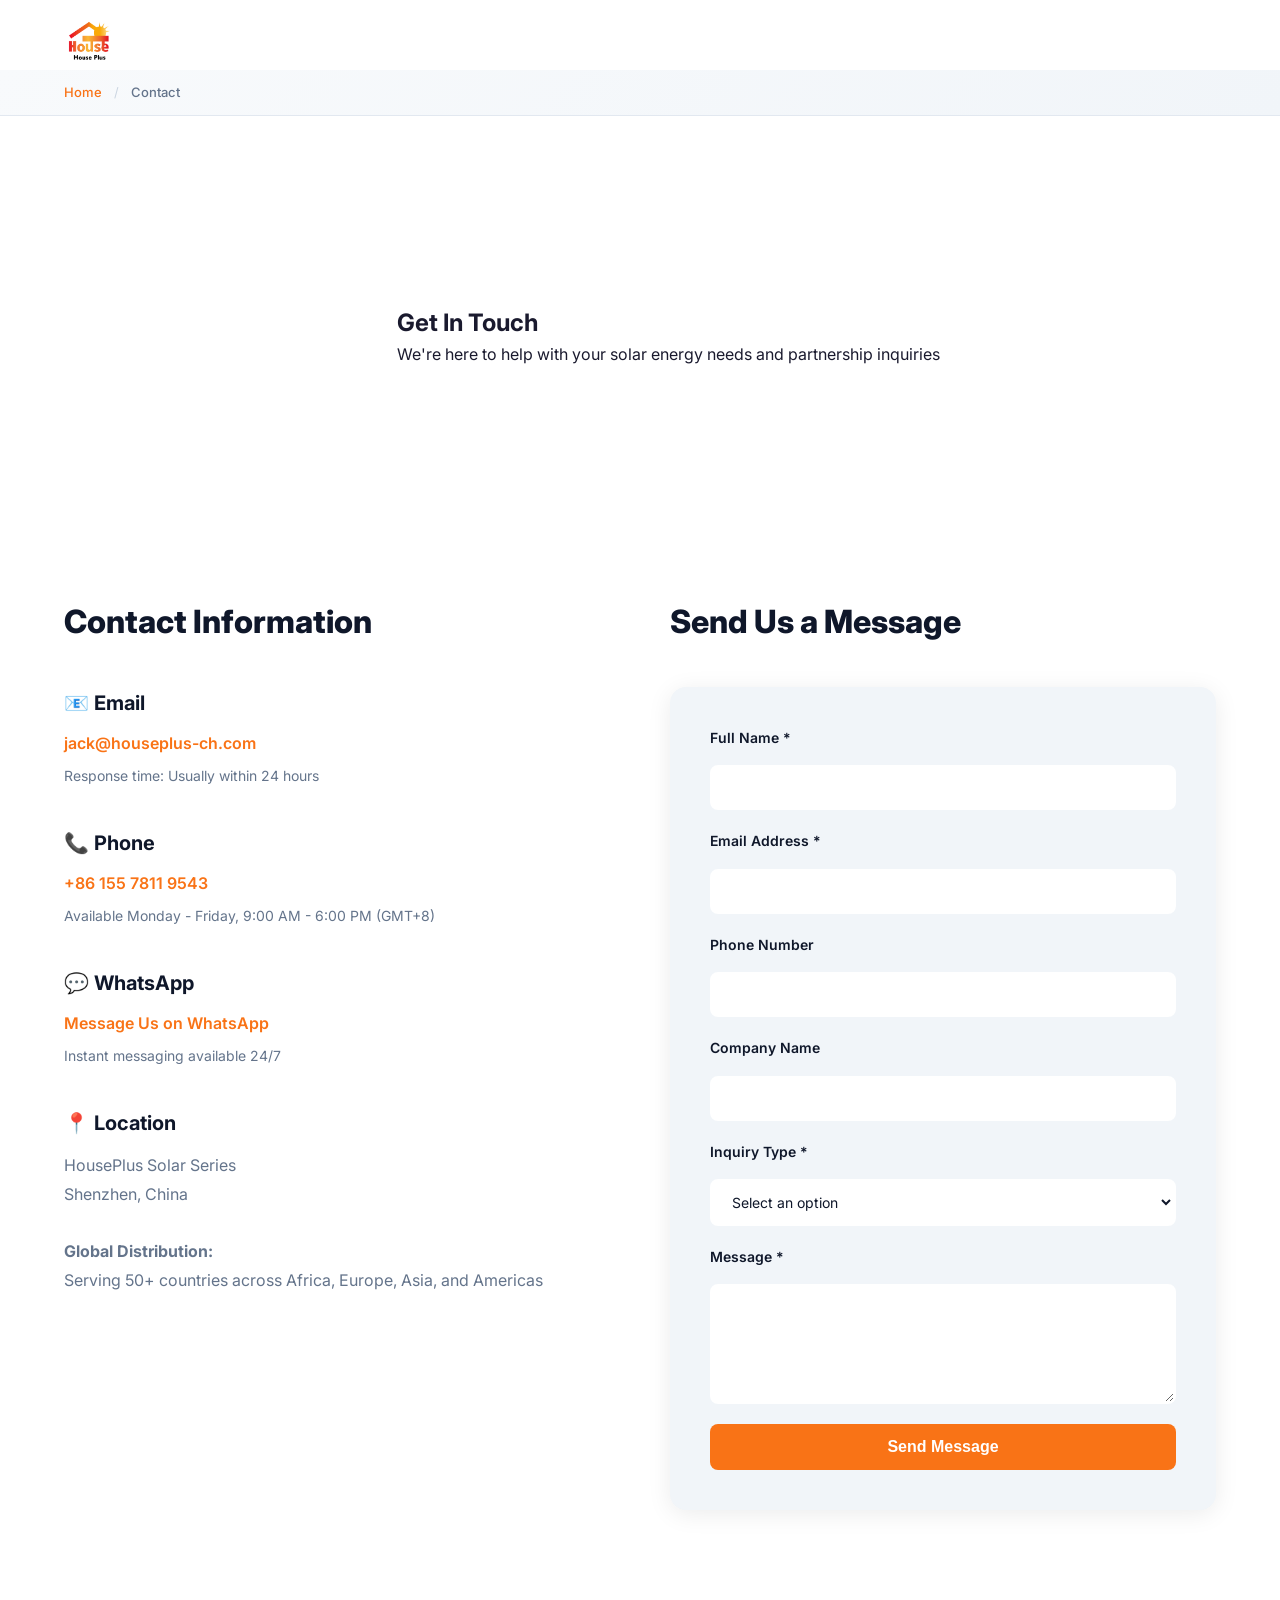
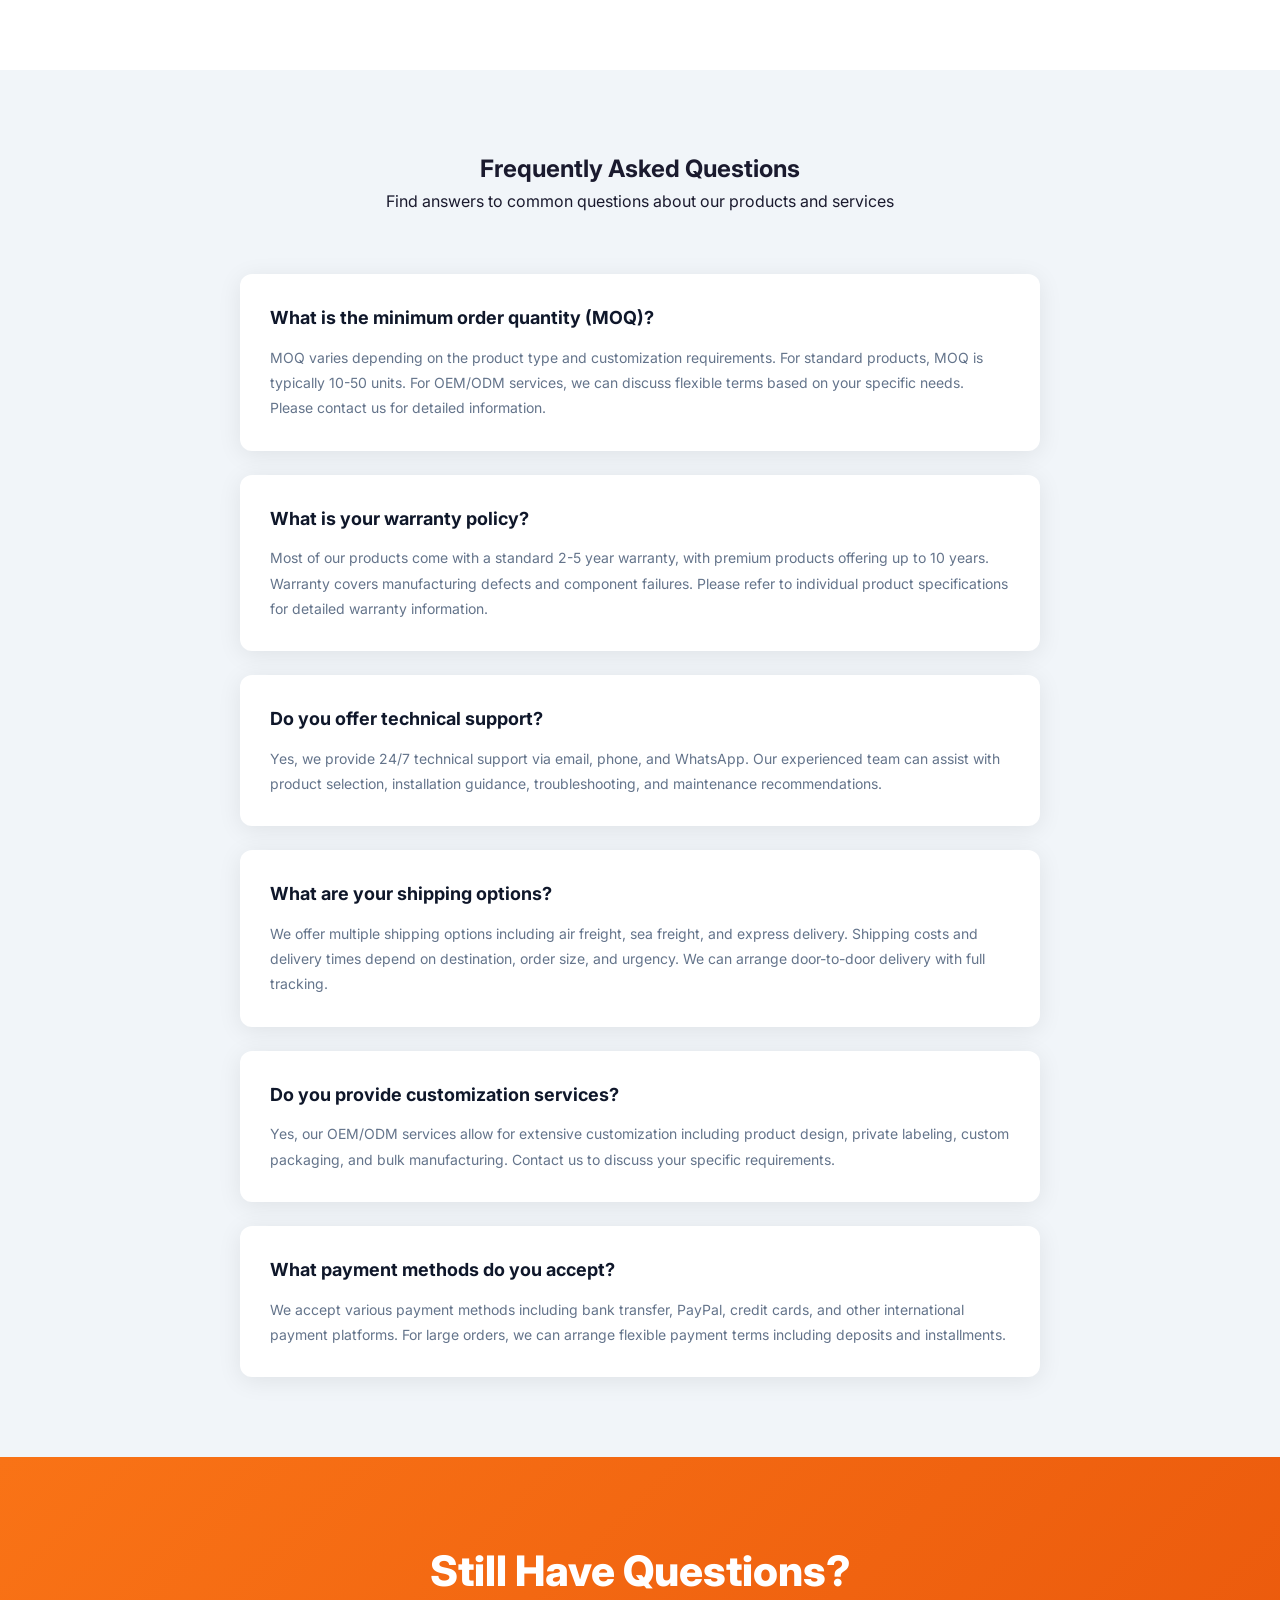
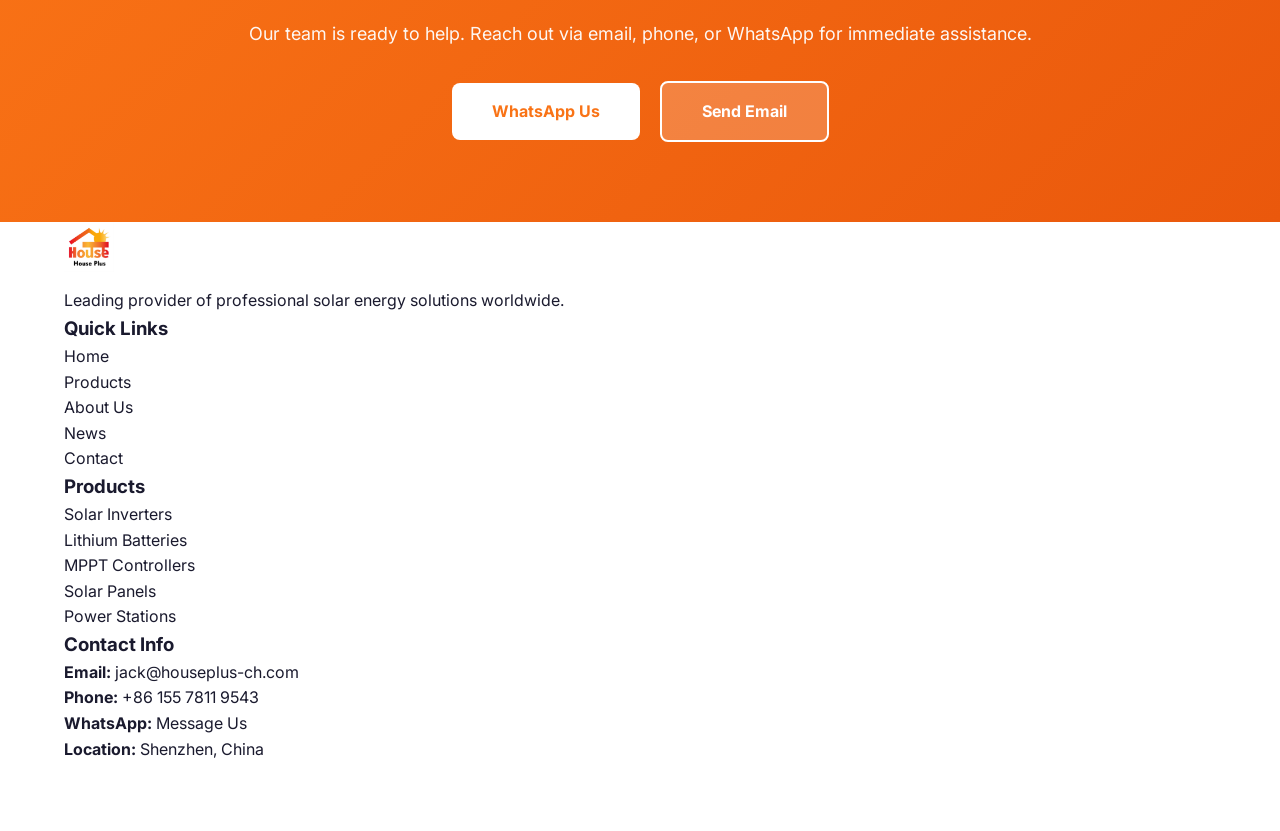
<file: contact.html>
<!DOCTYPE html>
<html lang="en">
<head>
  <meta charset="UTF-8" />
  <meta name="viewport" content="width=device-width, initial-scale=1.0" />
  <title>Contact HousePlus | Solar Energy Solutions Inquiry</title>
  <meta name="description" content="Contact HousePlus Solar Series for product inquiries, technical support, partnership opportunities, and custom solutions. Available 24/7 via email, phone, and WhatsApp." />
  <meta name="keywords" content="contact solar company, solar inquiry, technical support, partnership, solar solutions, renewable energy contact" />
  
  <!-- Open Graph -->
  <meta property="og:title" content="Contact HousePlus | Solar Energy Solutions" />
  <meta property="og:description" content="Get in touch with HousePlus Solar Series for inquiries, support, and partnership opportunities." />
  <meta property="og:type" content="website" />
  <meta property="og:url" content="https://www.houseplus.ng/contact.html" />
  <meta property="og:image" content="https://www.houseplus.ng/assets/houseplus-logo.png" />
  
  <!-- Fonts & Styles -->
  <link rel="preconnect" href="https://fonts.googleapis.com" />
  <link rel="preconnect" href="https://fonts.gstatic.com" crossorigin />
  <link href="https://fonts.googleapis.com/css2?family=Inter:wght@300;400;500;600;700;800&family=Montserrat:wght@700;800;900&display=swap" rel="stylesheet" />
  <link rel="stylesheet" href="style.css" />
  
  <!-- Favicon -->
  <link rel="icon" type="image/x-icon" href="favicon.ico" />
  <link rel="icon" type="image/png" sizes="256x256" href="assets/favicon.png" />
  <meta name="theme-color" content="#F97316" />
  
  <!-- Canonical -->
  <link rel="canonical" href="https://www.houseplus.ng/contact.html" />
  
  <!-- Schema Markup - Contact Page -->
  <script type="application/ld+json">
  {
    "@context": "https://schema.org",
    "@type": "ContactPage",
    "name": "HousePlus Contact",
    "url": "https://www.houseplus.ng/contact.html"
  }
  </script>
</head>
<body>

  <!-- ===== NAVIGATION ===== -->
  <nav class="navbar" id="navbar">
    <div class="nav-container">
      <div class="nav-logo">
        <img src="assets/houseplus-logo.png" alt="HousePlus Logo" class="logo-image" />
      </div>
      <ul class="nav-links" id="navLinks">
        <li><a href="/">Home</a></li>
        <li><a href="/products.html">Products</a></li>
        <li><a href="/about.html">About</a></li>
        <li><a href="/news.html">News</a></li>
        <li><a href="/contact.html">Contact</a></li>
      </ul>
    </div>
  </nav>

  <!-- ===== MAIN CONTENT ===== -->
  <main>
    <!-- ===== BREADCRUMB NAVIGATION ===== -->
    <div id="breadcrumb-container" class="breadcrumb-wrapper"></div>

    <!-- ===== PAGE HEADER ===== -->
    <section class="hero" style="min-height: 400px;">
      <div class="hero-content">
        <h1>Get In Touch</h1>
        <p>We're here to help with your solar energy needs and partnership inquiries</p>
      </div>
    </section>

    <!-- ===== CONTACT SECTION ===== -->
    <section style="padding: 80px 24px; background: white;">
      <div class="container">
        <div style="display: grid; grid-template-columns: 1fr 1fr; gap: 60px; margin-bottom: 80px;">
          
          <!-- Contact Information -->
          <div>
            <h2 style="font-size: 32px; font-weight: 800; margin-bottom: 40px; color: var(--dark);">Contact Information</h2>
            
            <div style="margin-bottom: 40px;">
              <h3 style="font-size: 20px; font-weight: 700; margin-bottom: 12px; color: var(--dark);">📧 Email</h3>
              <p style="font-size: 16px; margin-bottom: 8px;"><a href="mailto:jack@houseplus-ch.com" style="color: var(--orange); font-weight: 600;">jack@houseplus-ch.com</a></p>
              <p style="font-size: 14px; color: var(--gray);">Response time: Usually within 24 hours</p>
            </div>

            <div style="margin-bottom: 40px;">
              <h3 style="font-size: 20px; font-weight: 700; margin-bottom: 12px; color: var(--dark);">📞 Phone</h3>
              <p style="font-size: 16px; margin-bottom: 8px;"><a href="tel:+8615578119543" style="color: var(--orange); font-weight: 600;">+86 155 7811 9543</a></p>
              <p style="font-size: 14px; color: var(--gray);">Available Monday - Friday, 9:00 AM - 6:00 PM (GMT+8)</p>
            </div>

            <div style="margin-bottom: 40px;">
              <h3 style="font-size: 20px; font-weight: 700; margin-bottom: 12px; color: var(--dark);">💬 WhatsApp</h3>
              <p style="font-size: 16px; margin-bottom: 8px;"><a href="https://wa.me/8615578119543" target="_blank" style="color: var(--orange); font-weight: 600;">Message Us on WhatsApp</a></p>
              <p style="font-size: 14px; color: var(--gray);">Instant messaging available 24/7</p>
            </div>

            <div style="margin-bottom: 40px;">
              <h3 style="font-size: 20px; font-weight: 700; margin-bottom: 12px; color: var(--dark);">📍 Location</h3>
              <p style="font-size: 16px; color: var(--gray); line-height: 1.8;">
                HousePlus Solar Series<br>
                Shenzhen, China<br>
                <br>
                <strong>Global Distribution:</strong><br>
                Serving 50+ countries across Africa, Europe, Asia, and Americas
              </p>
            </div>
          </div>

          <!-- Contact Form -->
          <div>
            <h2 style="font-size: 32px; font-weight: 800; margin-bottom: 40px; color: var(--dark);">Send Us a Message</h2>
            <form class="contact-form" style="background: var(--gray-light); padding: 40px; border-radius: 16px; box-shadow: var(--shadow);" action="https://formspree.io/f/YOUR_FORM_ID" method="POST">
              
              <div class="form-group">
                <label style="display: block; font-weight: 600; margin-bottom: 8px; color: var(--dark); font-size: 14px;">Full Name *</label>
                <input type="text" name="name" required style="width: 100%; padding: 12px 16px; border: 2px solid white; border-radius: 8px; font-size: 14px; font-family: inherit; transition: var(--transition);" />
              </div>

              <div class="form-group">
                <label style="display: block; font-weight: 600; margin-bottom: 8px; color: var(--dark); font-size: 14px;">Email Address *</label>
                <input type="email" name="email" required style="width: 100%; padding: 12px 16px; border: 2px solid white; border-radius: 8px; font-size: 14px; font-family: inherit; transition: var(--transition);" />
              </div>

              <div class="form-group">
                <label style="display: block; font-weight: 600; margin-bottom: 8px; color: var(--dark); font-size: 14px;">Phone Number</label>
                <input type="tel" name="phone" style="width: 100%; padding: 12px 16px; border: 2px solid white; border-radius: 8px; font-size: 14px; font-family: inherit; transition: var(--transition);" />
              </div>

              <div class="form-group">
                <label style="display: block; font-weight: 600; margin-bottom: 8px; color: var(--dark); font-size: 14px;">Company Name</label>
                <input type="text" name="company" style="width: 100%; padding: 12px 16px; border: 2px solid white; border-radius: 8px; font-size: 14px; font-family: inherit; transition: var(--transition);" />
              </div>

              <div class="form-group">
                <label style="display: block; font-weight: 600; margin-bottom: 8px; color: var(--dark); font-size: 14px;">Inquiry Type *</label>
                <select name="inquiry_type" required style="width: 100%; padding: 12px 16px; border: 2px solid white; border-radius: 8px; font-size: 14px; font-family: inherit; transition: var(--transition);">
                  <option value="">Select an option</option>
                  <option value="product_inquiry">Product Inquiry</option>
                  <option value="technical_support">Technical Support</option>
                  <option value="bulk_order">Bulk Order</option>
                  <option value="oem_odm">OEM/ODM Services</option>
                  <option value="partnership">Partnership Opportunity</option>
                  <option value="other">Other</option>
                </select>
              </div>

              <div class="form-group">
                <label style="display: block; font-weight: 600; margin-bottom: 8px; color: var(--dark); font-size: 14px;">Message *</label>
                <textarea name="message" required style="width: 100%; padding: 12px 16px; border: 2px solid white; border-radius: 8px; font-size: 14px; font-family: inherit; transition: var(--transition); resize: vertical; min-height: 120px;"></textarea>
              </div>

              <button type="submit" class="form-button" style="width: 100%; padding: 14px; background: var(--orange); color: white; border: none; border-radius: 8px; font-weight: 700; font-size: 16px; cursor: pointer; transition: var(--transition);">Send Message</button>
            </form>
          </div>
        </div>
      </div>
    </section>

    <!-- ===== FAQ SECTION ===== -->
    <section style="padding: 80px 24px; background: var(--gray-light);">
      <div class="container">
        <div class="section-header" style="margin-bottom: 60px;">
          <h2>Frequently Asked Questions</h2>
          <p>Find answers to common questions about our products and services</p>
        </div>

        <div style="max-width: 800px; margin: 0 auto;">
          <div style="background: white; padding: 30px; border-radius: 12px; margin-bottom: 24px; box-shadow: var(--shadow);">
            <h3 style="font-size: 18px; font-weight: 700; margin-bottom: 12px; color: var(--dark);">What is the minimum order quantity (MOQ)?</h3>
            <p style="font-size: 14px; color: var(--gray); line-height: 1.8;">MOQ varies depending on the product type and customization requirements. For standard products, MOQ is typically 10-50 units. For OEM/ODM services, we can discuss flexible terms based on your specific needs. Please contact us for detailed information.</p>
          </div>

          <div style="background: white; padding: 30px; border-radius: 12px; margin-bottom: 24px; box-shadow: var(--shadow);">
            <h3 style="font-size: 18px; font-weight: 700; margin-bottom: 12px; color: var(--dark);">What is your warranty policy?</h3>
            <p style="font-size: 14px; color: var(--gray); line-height: 1.8;">Most of our products come with a standard 2-5 year warranty, with premium products offering up to 10 years. Warranty covers manufacturing defects and component failures. Please refer to individual product specifications for detailed warranty information.</p>
          </div>

          <div style="background: white; padding: 30px; border-radius: 12px; margin-bottom: 24px; box-shadow: var(--shadow);">
            <h3 style="font-size: 18px; font-weight: 700; margin-bottom: 12px; color: var(--dark);">Do you offer technical support?</h3>
            <p style="font-size: 14px; color: var(--gray); line-height: 1.8;">Yes, we provide 24/7 technical support via email, phone, and WhatsApp. Our experienced team can assist with product selection, installation guidance, troubleshooting, and maintenance recommendations.</p>
          </div>

          <div style="background: white; padding: 30px; border-radius: 12px; margin-bottom: 24px; box-shadow: var(--shadow);">
            <h3 style="font-size: 18px; font-weight: 700; margin-bottom: 12px; color: var(--dark);">What are your shipping options?</h3>
            <p style="font-size: 14px; color: var(--gray); line-height: 1.8;">We offer multiple shipping options including air freight, sea freight, and express delivery. Shipping costs and delivery times depend on destination, order size, and urgency. We can arrange door-to-door delivery with full tracking.</p>
          </div>

          <div style="background: white; padding: 30px; border-radius: 12px; margin-bottom: 24px; box-shadow: var(--shadow);">
            <h3 style="font-size: 18px; font-weight: 700; margin-bottom: 12px; color: var(--dark);">Do you provide customization services?</h3>
            <p style="font-size: 14px; color: var(--gray); line-height: 1.8;">Yes, our OEM/ODM services allow for extensive customization including product design, private labeling, custom packaging, and bulk manufacturing. Contact us to discuss your specific requirements.</p>
          </div>

          <div style="background: white; padding: 30px; border-radius: 12px; box-shadow: var(--shadow);">
            <h3 style="font-size: 18px; font-weight: 700; margin-bottom: 12px; color: var(--dark);">What payment methods do you accept?</h3>
            <p style="font-size: 14px; color: var(--gray); line-height: 1.8;">We accept various payment methods including bank transfer, PayPal, credit cards, and other international payment platforms. For large orders, we can arrange flexible payment terms including deposits and installments.</p>
          </div>
        </div>
      </div>
    </section>

    <!-- ===== CTA SECTION ===== -->
    <section style="padding: 80px 24px; background: linear-gradient(135deg, #F97316 0%, #EA580C 100%); color: white; text-align: center;">
      <div class="container">
        <h2 style="font-size: 42px; font-weight: 800; margin-bottom: 16px;">Still Have Questions?</h2>
        <p style="font-size: 18px; margin-bottom: 32px; opacity: 0.95;">Our team is ready to help. Reach out via email, phone, or WhatsApp for immediate assistance.</p>
        <a href="https://wa.me/8615578119543" target="_blank" style="display: inline-block; padding: 16px 40px; background: white; color: #F97316; border-radius: 8px; font-weight: 700; font-size: 16px; transition: all 0.3s ease; margin-right: 16px;">WhatsApp Us</a>
        <a href="mailto:jack@houseplus-ch.com" style="display: inline-block; padding: 16px 40px; background: rgba(255,255,255,0.2); color: white; border-radius: 8px; font-weight: 700; font-size: 16px; transition: all 0.3s ease; border: 2px solid white;">Send Email</a>
      </div>
    </section>
  </main>

  <!-- ===== FOOTER ===== -->
  <footer>
    <div class="container">
      <div class="footer-content">
        <div class="footer-section">
          <img src="assets/houseplus-logo.png" alt="HousePlus Logo" class="logo-image" style="height: 50px; margin-bottom: 16px;" />
          <p>Leading provider of professional solar energy solutions worldwide.</p>
        </div>
        
        <div class="footer-section">
          <h3>Quick Links</h3>
          <ul>
            <li><a href="/">Home</a></li>
            <li><a href="/products.html">Products</a></li>
            <li><a href="/about.html">About Us</a></li>
            <li><a href="/news.html">News</a></li>
            <li><a href="/contact.html">Contact</a></li>
          </ul>
        </div>
        
        <div class="footer-section">
          <h3>Products</h3>
          <ul>
            <li><a href="/products.html#inverters">Solar Inverters</a></li>
            <li><a href="/products.html#batteries">Lithium Batteries</a></li>
            <li><a href="/products.html#controllers">MPPT Controllers</a></li>
            <li><a href="/products.html#panels">Solar Panels</a></li>
            <li><a href="/products.html#systems">Power Stations</a></li>
          </ul>
        </div>
        
        <div class="footer-section">
          <h3>Contact Info</h3>
          <p><strong>Email:</strong> <a href="mailto:jack@houseplus-ch.com">jack@houseplus-ch.com</a></p>
          <p><strong>Phone:</strong> <a href="tel:+8615578119543">+86 155 7811 9543</a></p>
          <p><strong>WhatsApp:</strong> <a href="https://wa.me/8615578119543" target="_blank">Message Us</a></p>
          <p><strong>Location:</strong> Shenzhen, China</p>
        </div>
      </div>
      
      <div class="footer-bottom">
        <p>&copy; 2026 HousePlus Solar Series. All rights reserved.</p>
      </div>
    </div>
  </footer>

  <!-- Scripts -->
  <script src="script.js" defer></script>
  <script src="breadcrumbs.js" defer></script>
  <script src="performance-optimizer.js" defer></script>
</body>
</html>
</file>
<file: style.css>
/* ===== RESET & BASE ===== */
*, *::before, *::after { box-sizing: border-box; margin: 0; padding: 0; }
html { scroll-behavior: smooth; font-size: 16px; }
body {
  font-family: 'Inter', system-ui, sans-serif;
  color: #1a1a2e;
  background: #fff;
  line-height: 1.6;
  overflow-x: hidden;
}
img { max-width: 100%; height: auto; display: block; }
a { text-decoration: none; color: inherit; }
ul { list-style: none; }

/* ===== CSS VARIABLES ===== */
:root {
  --orange: #F97316;
  --orange-dark: #EA580C;
  --orange-light: #FED7AA;
  --green: #16A34A;
  --blue: #2563EB;
  --dark: #0F172A;
  --dark-2: #1E293B;
  --gray: #64748B;
  --gray-light: #F1F5F9;
  --white: #FFFFFF;
  --radius: 16px;
  --shadow: 0 4px 24px rgba(0,0,0,0.08);
  --shadow-lg: 0 12px 48px rgba(0,0,0,0.14);
  --transition: all 0.3s cubic-bezier(0.4, 0, 0.2, 1);
}

/* ===== CONTAINER ===== */
.container {
  max-width: 1200px;
  margin: 0 auto;
  padding: 0 24px;
}

/* ===== NAVBAR ===== */
.navbar {
  position: fixed;
  top: 0; left: 0; right: 0;
  z-index: 1000;
  padding: 16px 0;
  transition: var(--transition);
}
.navbar.scrolled {
  background: rgba(15, 23, 42, 0.95);
  backdrop-filter: blur(12px);
  padding: 12px 0;
  box-shadow: 0 2px 20px rgba(0,0,0,0.2);
}
.nav-container {
  max-width: 1200px;
  margin: 0 auto;
  padding: 0 24px;
  display: flex;
  align-items: center;
  gap: 32px;
}
.nav-logo {
  display: flex;
  align-items: center;
  gap: 10px;
  flex-shrink: 0;
}
.logo-image {
  height: 50px;
  width: auto;
  object-fit: contain;
  transition: var(--transition);
}
.navbar.scrolled .logo-image {
  height: 42px;
}
.logo-icon svg { width: 38px; height: 38px; }
.logo-text {
  display: flex;
  flex-direction: column;
  line-height: 1;
}
.logo-house { font-family: 'Montserrat', sans-serif; font-weight: 800; font-size: 18px; color: #fff; }
.logo-plus { font-family: 'Montserrat', sans-serif; font-weight: 800; font-size: 18px; color: var(--orange); display: inline; }
.logo-house + .logo-plus { display: inline; }
.logo-text > span:first-child::after { content: ''; }
.logo-text { flex-direction: row; align-items: baseline; gap: 0; flex-wrap: wrap; }
.logo-sub { font-size: 10px; color: rgba(255,255,255,0.6); letter-spacing: 0.1em; text-transform: uppercase; width: 100%; margin-top: 2px; }
.nav-links {
  display: flex;
  align-items: center;
  gap: 4px;
  margin-left: auto;
}
.nav-links a {
  color: rgba(255,255,255,0.85);
  font-size: 14px;
  font-weight: 500;
  padding: 8px 14px;
  border-radius: 8px;
  transition: var(--transition);
}
.nav-links a:hover { color: #fff; background: rgba(255,255,255,0.1); }
.nav-cta {
  background: var(--orange);
  color: #fff;
  font-size: 14px;
  font-weight: 600;
  padding: 10px 22px;
  border-radius: 10px;
  transition: var(--transition);
  white-space: nowrap;
}
.nav-cta:hover { background: var(--orange-dark); transform: translateY(-1px); }
.nav-toggle {
  display: none;
  flex-direction: column;
  gap: 5px;
  background: none;
  border: none;
  cursor: pointer;
  padding: 4px;
  margin-left: auto;
}
.nav-toggle span {
  display: block;
  width: 24px;
  height: 2px;
  background: #fff;
  border-radius: 2px;
  transition: var(--transition);
}

/* ===== HERO ===== */
.hero {
  position: relative;
  min-height: 100vh;
  display: flex;
  align-items: center;
  overflow: hidden;
}
.hero-bg {
  position: absolute;
  inset: 0;
  z-index: 0;
}
.hero-bg img {
  width: 100%;
  height: 100%;
  object-fit: cover;
  object-position: center;
}
.hero-overlay {
  position: absolute;
  inset: 0;
  background: linear-gradient(135deg, rgba(15,23,42,0.88) 0%, rgba(15,23,42,0.65) 50%, rgba(249,115,22,0.25) 100%);
}
.hero-content {
  position: relative;
  z-index: 1;
  max-width: 1200px;
  margin: 0 auto;
  padding: 120px 24px 80px;
  max-width: 680px;
  padding-left: 80px;
}
.hero-badge {
  display: inline-flex;
  align-items: center;
  gap: 8px;
  background: rgba(249,115,22,0.2);
  border: 1px solid rgba(249,115,22,0.4);
  color: var(--orange-light);
  font-size: 13px;
  font-weight: 600;
  padding: 8px 16px;
  border-radius: 50px;
  margin-bottom: 24px;
  letter-spacing: 0.03em;
}
.hero-title {
  font-family: 'Montserrat', sans-serif;
  font-size: clamp(36px, 5vw, 64px);
  font-weight: 900;
  color: #fff;
  line-height: 1.1;
  margin-bottom: 20px;
  letter-spacing: -0.02em;
}
.gradient-text {
  background: linear-gradient(135deg, var(--orange) 0%, #FBBF24 100%);
  -webkit-background-clip: text;
  -webkit-text-fill-color: transparent;
  background-clip: text;
}
.hero-desc {
  color: rgba(255,255,255,0.8);
  font-size: 17px;
  line-height: 1.7;
  margin-bottom: 36px;
  max-width: 560px;
}
.hero-actions {
  display: flex;
  gap: 16px;
  flex-wrap: wrap;
  margin-bottom: 48px;
}
.btn-primary {
  display: inline-flex;
  align-items: center;
  gap: 8px;
  background: var(--orange);
  color: #fff;
  font-size: 15px;
  font-weight: 600;
  padding: 14px 28px;
  border-radius: 12px;
  transition: var(--transition);
  box-shadow: 0 4px 20px rgba(249,115,22,0.4);
}
.btn-primary:hover { background: var(--orange-dark); transform: translateY(-2px); box-shadow: 0 8px 30px rgba(249,115,22,0.5); }
.btn-secondary {
  display: inline-flex;
  align-items: center;
  gap: 8px;
  background: rgba(255,255,255,0.12);
  border: 1px solid rgba(255,255,255,0.3);
  color: #fff;
  font-size: 15px;
  font-weight: 600;
  padding: 14px 28px;
  border-radius: 12px;
  transition: var(--transition);
  backdrop-filter: blur(8px);
}
.btn-secondary:hover { background: rgba(255,255,255,0.2); transform: translateY(-2px); }
.hero-stats {
  display: flex;
  align-items: center;
  gap: 32px;
}
.stat-item { display: flex; flex-direction: column; }
.stat-num { font-family: 'Montserrat', sans-serif; font-size: 28px; font-weight: 800; color: #fff; line-height: 1; }
.stat-label { font-size: 12px; color: rgba(255,255,255,0.6); text-transform: uppercase; letter-spacing: 0.08em; margin-top: 4px; }
.stat-divider { width: 1px; height: 40px; background: rgba(255,255,255,0.2); }
.hero-scroll {
  position: absolute;
  bottom: 40px;
  right: 80px;
  z-index: 1;
}
.scroll-indicator {
  display: flex;
  flex-direction: column;
  align-items: center;
  gap: 8px;
  color: rgba(255,255,255,0.5);
  font-size: 11px;
  letter-spacing: 0.1em;
  text-transform: uppercase;
}
.scroll-line {
  width: 1px;
  height: 48px;
  background: linear-gradient(to bottom, rgba(255,255,255,0.5), transparent);
  animation: scrollPulse 2s ease-in-out infinite;
}
@keyframes scrollPulse {
  0%, 100% { opacity: 0.5; transform: scaleY(1); }
  50% { opacity: 1; transform: scaleY(1.1); }
}

/* ===== SECTION COMMON ===== */
.section-header {
  text-align: center;
  margin-bottom: 64px;
}
.section-tag {
  display: inline-block;
  background: rgba(249,115,22,0.1);
  color: var(--orange);
  font-size: 12px;
  font-weight: 700;
  letter-spacing: 0.12em;
  text-transform: uppercase;
  padding: 6px 16px;
  border-radius: 50px;
  margin-bottom: 16px;
}
.section-tag.light {
  background: rgba(255,255,255,0.15);
  color: rgba(255,255,255,0.9);
}
.section-title {
  font-family: 'Montserrat', sans-serif;
  font-size: clamp(28px, 4vw, 44px);
  font-weight: 800;
  color: var(--dark);
  line-height: 1.15;
  margin-bottom: 16px;
  letter-spacing: -0.02em;
}
.section-desc {
  color: var(--gray);
  font-size: 17px;
  max-width: 600px;
  margin: 0 auto;
  line-height: 1.7;
}

/* ===== PRODUCTS SECTION ===== */
.categories {
  padding: 100px 0;
  background: #fff;
}
.products-grid {
  display: grid;
  grid-template-columns: repeat(3, 1fr);
  gap: 28px;
}
.product-card {
  background: #fff;
  border-radius: var(--radius);
  overflow: hidden;
  box-shadow: var(--shadow);
  border: 1px solid #E2E8F0;
  transition: var(--transition);
  display: flex;
  flex-direction: column;
}
.product-card:hover {
  transform: translateY(-6px);
  box-shadow: var(--shadow-lg);
  border-color: var(--orange-light);
}
.product-img-wrap {
  position: relative;
  aspect-ratio: 1;
  overflow: hidden;
  background: var(--gray-light);
}
.product-img-wrap img {
  width: 100%;
  height: 100%;
  object-fit: cover;
  transition: transform 0.5s ease;
}
.product-card:hover .product-img-wrap img { transform: scale(1.05); }
.product-badge {
  position: absolute;
  top: 14px;
  left: 14px;
  background: var(--orange);
  color: #fff;
  font-size: 11px;
  font-weight: 700;
  padding: 4px 12px;
  border-radius: 50px;
  letter-spacing: 0.05em;
  text-transform: uppercase;
}
.product-badge.new { background: var(--green); }
.product-badge.hot { background: #DC2626; }
.product-body {
  padding: 24px;
  display: flex;
  flex-direction: column;
  flex: 1;
}
.product-tag {
  font-size: 11px;
  font-weight: 700;
  color: var(--orange);
  text-transform: uppercase;
  letter-spacing: 0.1em;
  margin-bottom: 8px;
}
.product-body h3 {
  font-family: 'Montserrat', sans-serif;
  font-size: 18px;
  font-weight: 700;
  color: var(--dark);
  margin-bottom: 10px;
  line-height: 1.3;
}
.product-body p {
  font-size: 14px;
  color: var(--gray);
  line-height: 1.65;
  margin-bottom: 16px;
}
.product-specs {
  border-top: 1px solid #E2E8F0;
  padding-top: 16px;
  margin-bottom: 20px;
  display: flex;
  flex-direction: column;
  gap: 8px;
}
.product-specs li {
  display: flex;
  justify-content: space-between;
  align-items: center;
  font-size: 13px;
}
.product-specs li span { color: var(--gray); }
.product-specs li strong { color: var(--dark); font-weight: 600; }
.product-btn {
  display: block;
  text-align: center;
  background: var(--gray-light);
  color: var(--dark);
  font-size: 14px;
  font-weight: 600;
  padding: 12px;
  border-radius: 10px;
  transition: var(--transition);
  margin-top: auto;
}
.product-btn:hover { background: var(--orange); color: #fff; }

/* ===== BANNER STRIP ===== */
.banner-strip {
  background: linear-gradient(135deg, var(--dark) 0%, var(--dark-2) 100%);
  padding: 48px 0;
}
.banner-content {
  display: flex;
  align-items: center;
  justify-content: space-between;
  gap: 32px;
  flex-wrap: wrap;
}
.banner-text h3 {
  font-family: 'Montserrat', sans-serif;
  font-size: 22px;
  font-weight: 700;
  color: #fff;
  margin-bottom: 8px;
}
.banner-text p { color: rgba(255,255,255,0.7); font-size: 15px; }
.btn-white {
  display: inline-flex;
  align-items: center;
  background: #fff;
  color: var(--dark);
  font-size: 14px;
  font-weight: 700;
  padding: 14px 28px;
  border-radius: 10px;
  transition: var(--transition);
  white-space: nowrap;
}
.btn-white:hover { background: var(--orange-light); transform: translateY(-2px); }

/* ===== FEATURES ===== */
.features {
  padding: 100px 0;
  background: var(--gray-light);
}
.features-grid {
  display: grid;
  grid-template-columns: repeat(3, 1fr);
  gap: 24px;
}
.feature-card {
  background: #fff;
  border-radius: var(--radius);
  padding: 32px 28px;
  transition: var(--transition);
  border: 1px solid #E2E8F0;
}
.feature-card:hover {
  transform: translateY(-4px);
  box-shadow: var(--shadow);
}
.feature-icon {
  width: 52px;
  height: 52px;
  border-radius: 14px;
  display: flex;
  align-items: center;
  justify-content: center;
  margin-bottom: 20px;
}
.feature-icon svg { width: 24px; height: 24px; }
.feature-icon.green { background: #DCFCE7; color: var(--green); }
.feature-icon.orange { background: #FED7AA; color: var(--orange); }
.feature-icon.blue { background: #DBEAFE; color: var(--blue); }
.feature-icon.purple { background: #EDE9FE; color: #7C3AED; }
.feature-icon.teal { background: #CCFBF1; color: #0D9488; }
.feature-icon.red { background: #FEE2E2; color: #DC2626; }
.feature-card h4 {
  font-family: 'Montserrat', sans-serif;
  font-size: 17px;
  font-weight: 700;
  color: var(--dark);
  margin-bottom: 10px;
}
.feature-card p { font-size: 14px; color: var(--gray); line-height: 1.65; }

/* ===== ABOUT ===== */
.about {
  position: relative;
  padding: 100px 0;
  overflow: hidden;
}
.about-bg {
  position: absolute;
  inset: 0;
  z-index: 0;
}
.about-bg img { width: 100%; height: 100%; object-fit: cover; }
.about-overlay {
  position: absolute;
  inset: 0;
  background: linear-gradient(135deg, rgba(15,23,42,0.92) 0%, rgba(15,23,42,0.80) 100%);
}
.about .container { position: relative; z-index: 1; }
.about-grid {
  display: grid;
  grid-template-columns: 1fr 1fr;
  gap: 64px;
  align-items: start;
}
.about-title {
  font-family: 'Montserrat', sans-serif;
  font-size: clamp(24px, 3vw, 36px);
  font-weight: 800;
  color: #fff;
  line-height: 1.2;
  margin-bottom: 20px;
  letter-spacing: -0.02em;
}
.about-content p {
  color: rgba(255,255,255,0.75);
  font-size: 15px;
  line-height: 1.75;
  margin-bottom: 16px;
}
.about-metrics {
  display: flex;
  gap: 32px;
  margin-top: 36px;
  padding-top: 32px;
  border-top: 1px solid rgba(255,255,255,0.15);
}
.metric { display: flex; flex-direction: column; }
.metric-num {
  font-family: 'Montserrat', sans-serif;
  font-size: 28px;
  font-weight: 800;
  color: var(--orange);
  line-height: 1;
}
.metric-label { font-size: 12px; color: rgba(255,255,255,0.55); margin-top: 4px; text-transform: uppercase; letter-spacing: 0.08em; }
.about-cards {
  display: flex;
  flex-direction: column;
  gap: 20px;
}
.about-card {
  background: rgba(255,255,255,0.08);
  border: 1px solid rgba(255,255,255,0.12);
  backdrop-filter: blur(10px);
  border-radius: var(--radius);
  padding: 24px;
  display: flex;
  gap: 20px;
  align-items: flex-start;
  transition: var(--transition);
}
.about-card:hover { background: rgba(255,255,255,0.12); }
.about-card-icon {
  width: 44px;
  height: 44px;
  background: rgba(249,115,22,0.2);
  border-radius: 12px;
  display: flex;
  align-items: center;
  justify-content: center;
  flex-shrink: 0;
  color: var(--orange);
}
.about-card-icon svg { width: 22px; height: 22px; }
.about-card h4 { font-size: 16px; font-weight: 700; color: #fff; margin-bottom: 6px; }
.about-card p { font-size: 13px; color: rgba(255,255,255,0.65); line-height: 1.6; }

/* ===== CONTACT ===== */
.contact {
  padding: 100px 0;
  background: #fff;
}
.contact-grid {
  display: grid;
  grid-template-columns: 380px 1fr;
  gap: 64px;
  align-items: start;
}
.contact-info {
  display: flex;
  flex-direction: column;
  gap: 24px;
}
.contact-item {
  display: flex;
  gap: 16px;
  align-items: flex-start;
}
.contact-icon {
  width: 44px;
  height: 44px;
  background: var(--gray-light);
  border-radius: 12px;
  display: flex;
  align-items: center;
  justify-content: center;
  flex-shrink: 0;
  color: var(--orange);
}
.contact-icon svg { width: 20px; height: 20px; }
.contact-item h5 { font-size: 13px; font-weight: 600; color: var(--gray); margin-bottom: 4px; text-transform: uppercase; letter-spacing: 0.08em; }
.contact-item p { font-size: 15px; color: var(--dark); font-weight: 500; }
.whatsapp-btn {
  display: inline-flex;
  align-items: center;
  gap: 10px;
  background: #25D366;
  color: #fff;
  font-size: 15px;
  font-weight: 600;
  padding: 14px 24px;
  border-radius: 12px;
  transition: var(--transition);
  margin-top: 8px;
  box-shadow: 0 4px 16px rgba(37,211,102,0.3);
}
.whatsapp-btn:hover { background: #1ebe5d; transform: translateY(-2px); box-shadow: 0 8px 24px rgba(37,211,102,0.4); }

/* ===== FORM ===== */
.contact-form {
  display: flex;
  flex-direction: column;
  gap: 20px;
}
.form-row { display: grid; grid-template-columns: 1fr 1fr; gap: 20px; }
.form-group { display: flex; flex-direction: column; gap: 8px; }
.form-group label { font-size: 13px; font-weight: 600; color: var(--dark); }
.form-group input,
.form-group select,
.form-group textarea {
  border: 1.5px solid #E2E8F0;
  border-radius: 10px;
  padding: 12px 16px;
  font-size: 14px;
  font-family: inherit;
  color: var(--dark);
  background: #fff;
  transition: var(--transition);
  outline: none;
  resize: vertical;
}
.form-group input:focus,
.form-group select:focus,
.form-group textarea:focus {
  border-color: var(--orange);
  box-shadow: 0 0 0 3px rgba(249,115,22,0.1);
}
.form-group input::placeholder,
.form-group textarea::placeholder { color: #94A3B8; }
.form-group.focused label { color: var(--orange); }
.form-group.filled label { color: var(--dark); }
.form-group.error input,
.form-group.error select,
.form-group.error textarea { border-color: #EF4444; box-shadow: 0 0 0 3px rgba(239,68,68,0.1); }
.char-counter { font-size: 12px; color: #999; margin-top: 4px; text-align: right; }
.btn-submit {
  display: inline-flex;
  align-items: center;
  justify-content: center;
  gap: 10px;
  background: var(--orange);
  color: #fff;
  font-size: 15px;
  font-weight: 600;
  padding: 16px 32px;
  border-radius: 12px;
  border: none;
  cursor: pointer;
  transition: var(--transition);
  box-shadow: 0 4px 20px rgba(249,115,22,0.35);
  font-family: inherit;
}
.btn-submit:hover { background: var(--orange-dark); transform: translateY(-2px); box-shadow: 0 8px 30px rgba(249,115,22,0.45); }
.btn-submit:disabled { opacity: 0.7; cursor: not-allowed; transform: none; }
.btn-submit:active:not(:disabled) { transform: translateY(0); }
.form-success {
  display: none;
  align-items: center;
  gap: 10px;
  background: #DCFCE7;
  color: var(--green);
  font-size: 14px;
  font-weight: 500;
  padding: 16px 20px;
  border-radius: 10px;
  border: 1px solid #BBF7D0;
}
.form-success.show { display: flex; }

/* ===== FOOTER ===== */
.footer {
  background: var(--dark);
  padding: 64px 0 0;
}
.footer-grid {
  display: grid;
  grid-template-columns: 2fr 1fr 1fr 1.5fr;
  gap: 48px;
  padding-bottom: 48px;
  border-bottom: 1px solid rgba(255,255,255,0.08);
}
.footer-brand .nav-logo { margin-bottom: 16px; }
.footer-brand .logo-image { height: 60px; width: auto; }
.footer-tagline { font-size: 14px; color: rgba(255,255,255,0.5); line-height: 1.65; }
.footer-col h5 {
  font-size: 13px;
  font-weight: 700;
  color: rgba(255,255,255,0.9);
  text-transform: uppercase;
  letter-spacing: 0.1em;
  margin-bottom: 20px;
}
.footer-col ul { display: flex; flex-direction: column; gap: 10px; }
.footer-col ul a { font-size: 14px; color: rgba(255,255,255,0.5); transition: var(--transition); }
.footer-col ul a:hover { color: var(--orange); }
.footer-contact { display: flex; flex-direction: column; gap: 12px; }
.footer-contact li {
  display: flex;
  align-items: center;
  gap: 10px;
  font-size: 13px;
  color: rgba(255,255,255,0.55);
}
.footer-contact li svg { flex-shrink: 0; opacity: 0.7; }
.footer-bottom {
  padding: 24px 0;
  text-align: center;
}
.footer-bottom p { font-size: 13px; color: rgba(255,255,255,0.35); }

/* ===== RESPONSIVE ===== */
@media (max-width: 1024px) {
  .products-grid { grid-template-columns: repeat(2, 1fr); }
  .features-grid { grid-template-columns: repeat(2, 1fr); }
  .about-grid { grid-template-columns: 1fr; gap: 40px; }
  .contact-grid { grid-template-columns: 1fr; }
  .footer-grid { grid-template-columns: 1fr 1fr; }
  .hero-content { padding-left: 40px; }
}

@media (max-width: 768px) {
  .nav-links, .nav-cta { display: none; }
  .nav-toggle { display: flex; }
  .nav-links.open {
    display: flex;
    flex-direction: column;
    position: absolute;
    top: 100%;
    left: 0; right: 0;
    background: rgba(15,23,42,0.97);
    padding: 20px 24px;
    gap: 4px;
    backdrop-filter: blur(12px);
  }
  .products-grid { grid-template-columns: 1fr; }
  .features-grid { grid-template-columns: 1fr; }
  .form-row { grid-template-columns: 1fr; }
  .footer-grid { grid-template-columns: 1fr; gap: 32px; }
  .hero-content { padding: 100px 24px 60px; max-width: 100%; }
  .hero-stats { gap: 20px; }
  .stat-num { font-size: 22px; }
  .hero-scroll { display: none; }
  .about-metrics { flex-wrap: wrap; gap: 24px; }
  .banner-content { flex-direction: column; text-align: center; }
}

@media (max-width: 480px) {
  .hero-actions { flex-direction: column; }
  .btn-primary, .btn-secondary { width: 100%; justify-content: center; }
  .hero-stats { flex-wrap: wrap; }
  .stat-divider { display: none; }
}


/* ===== NEWS PAGE STYLES ===== */
.news-hero {
  background: linear-gradient(135deg, var(--dark) 0%, var(--dark-2) 100%);
  padding: 80px 24px;
  text-align: center;
  color: #fff;
}
.news-hero-content { max-width: 800px; margin: 0 auto; }
.news-hero-title {
  font-family: 'Montserrat', sans-serif;
  font-size: 48px;
  font-weight: 900;
  margin: 24px 0;
  line-height: 1.2;
}
.news-hero-desc {
  font-size: 18px;
  color: #CBD5E1;
  margin-bottom: 40px;
}

/* ===== NEWS FILTERS ===== */
.news-filters {
  display: flex;
  gap: 12px;
  justify-content: center;
  flex-wrap: wrap;
}
.filter-btn {
  background: rgba(255, 255, 255, 0.1);
  color: #fff;
  border: 1px solid rgba(255, 255, 255, 0.2);
  padding: 10px 20px;
  border-radius: 24px;
  font-size: 14px;
  font-weight: 500;
  cursor: pointer;
  transition: var(--transition);
  font-family: inherit;
}
.filter-btn:hover {
  background: rgba(249, 115, 22, 0.2);
  border-color: var(--orange);
  color: var(--orange);
}
.filter-btn.active {
  background: var(--orange);
  border-color: var(--orange);
  color: #fff;
}

/* ===== NEWS GRID ===== */
.news-section { padding: 80px 0; }
.news-grid {
  display: grid;
  grid-template-columns: repeat(auto-fill, minmax(350px, 1fr));
  gap: 32px;
  margin-bottom: 60px;
}

/* ===== NEWS CARD ===== */
.news-card {
  background: #fff;
  border-radius: 16px;
  overflow: hidden;
  box-shadow: var(--shadow);
  transition: var(--transition);
  display: flex;
  flex-direction: column;
}
.news-card:hover {
  transform: translateY(-8px);
  box-shadow: var(--shadow-lg);
}
.news-image {
  position: relative;
  height: 220px;
  overflow: hidden;
}
.news-image img {
  width: 100%;
  height: 100%;
  object-fit: cover;
  transition: var(--transition);
}
.news-card:hover .news-image img {
  transform: scale(1.05);
}
.news-badge {
  position: absolute;
  top: 16px;
  left: 16px;
  background: var(--orange);
  color: #fff;
  padding: 6px 12px;
  border-radius: 6px;
  font-size: 12px;
  font-weight: 600;
}
.news-date {
  position: absolute;
  bottom: 16px;
  right: 16px;
  background: rgba(0, 0, 0, 0.6);
  color: #fff;
  padding: 6px 12px;
  border-radius: 6px;
  font-size: 12px;
  font-weight: 500;
}

/* ===== NEWS CONTENT ===== */
.news-content {
  padding: 24px;
  display: flex;
  flex-direction: column;
  flex-grow: 1;
}
.news-title {
  font-size: 18px;
  font-weight: 700;
  color: var(--dark);
  margin-bottom: 12px;
  line-height: 1.4;
}
.news-excerpt {
  font-size: 14px;
  color: var(--gray);
  margin-bottom: 16px;
  line-height: 1.6;
  flex-grow: 1;
}
.news-meta {
  display: flex;
  gap: 16px;
  font-size: 12px;
  color: #94A3B8;
  margin-bottom: 16px;
  padding-bottom: 16px;
  border-bottom: 1px solid #E2E8F0;
}
.news-author, .news-read-time { display: flex; align-items: center; }
.read-more {
  color: var(--orange);
  font-weight: 600;
  font-size: 14px;
  transition: var(--transition);
  display: inline-block;
}
.read-more:hover { color: var(--orange-dark); transform: translateX(4px); }

/* ===== LOAD MORE BUTTON ===== */
.load-more-container {
  display: flex;
  justify-content: center;
  margin-top: 40px;
}
.btn-load-more {
  background: var(--orange);
  color: #fff;
  border: none;
  padding: 14px 40px;
  border-radius: 12px;
  font-size: 15px;
  font-weight: 600;
  cursor: pointer;
  transition: var(--transition);
  font-family: inherit;
  box-shadow: 0 4px 20px rgba(249, 115, 22, 0.35);
}
.btn-load-more:hover:not(:disabled) {
  background: var(--orange-dark);
  transform: translateY(-2px);
  box-shadow: 0 8px 30px rgba(249, 115, 22, 0.45);
}
.btn-load-more:disabled {
  opacity: 0.7;
  cursor: not-allowed;
}

/* ===== NEWSLETTER SECTION ===== */
.newsletter-section {
  background: linear-gradient(135deg, var(--orange) 0%, var(--orange-dark) 100%);
  padding: 60px 24px;
  text-align: center;
  color: #fff;
}
.newsletter-content { max-width: 600px; margin: 0 auto; }
.newsletter-content h2 {
  font-family: 'Montserrat', sans-serif;
  font-size: 36px;
  font-weight: 900;
  margin-bottom: 12px;
}
.newsletter-content > p {
  font-size: 16px;
  margin-bottom: 24px;
  opacity: 0.95;
}
.newsletter-form {
  display: flex;
  gap: 12px;
  margin-bottom: 16px;
}
.newsletter-form input {
  flex: 1;
  padding: 14px 20px;
  border: none;
  border-radius: 8px;
  font-size: 14px;
  font-family: inherit;
  outline: none;
}
.newsletter-form input::placeholder { color: #94A3B8; }
.btn-subscribe {
  background: var(--dark);
  color: #fff;
  border: none;
  padding: 14px 32px;
  border-radius: 8px;
  font-size: 14px;
  font-weight: 600;
  cursor: pointer;
  transition: var(--transition);
  font-family: inherit;
}
.btn-subscribe:hover:not(:disabled) {
  background: var(--dark-2);
  transform: translateY(-2px);
}
.btn-subscribe:disabled {
  opacity: 0.7;
  cursor: not-allowed;
}
.newsletter-note {
  font-size: 12px;
  opacity: 0.8;
}

/* ===== NAVBAR ACTIVE STATE ===== */
.nav-links a.active {
  color: var(--orange);
  font-weight: 600;
}

/* ===== RESPONSIVE NEWS PAGE ===== */
@media (max-width: 768px) {
  .news-hero-title { font-size: 32px; }
  .news-grid { grid-template-columns: 1fr; gap: 24px; }
  .news-filters { gap: 8px; }
  .filter-btn { padding: 8px 16px; font-size: 13px; }
  .newsletter-form { flex-direction: column; }
  .newsletter-content h2 { font-size: 28px; }
}

@media (max-width: 480px) {
  .news-hero {
    padding: 60px 16px;
  }
  .news-hero-title { font-size: 24px; }
  .news-hero-desc { font-size: 16px; }
  .news-image { height: 180px; }
  .news-content { padding: 16px; }
  .news-title { font-size: 16px; }
  .news-excerpt { font-size: 13px; }
  .newsletter-content h2 { font-size: 24px; }
}


/* ===== BREADCRUMB NAVIGATION ===== */
.breadcrumb-wrapper {
  background: linear-gradient(135deg, #f8fafc 0%, #f1f5f9 100%);
  border-bottom: 1px solid #e2e8f0;
  padding: 12px 0;
  margin-top: 70px;
}

.breadcrumb-nav {
  max-width: 1200px;
  margin: 0 auto;
  padding: 0 24px;
}

.breadcrumb-list {
  display: flex;
  align-items: center;
  list-style: none;
  padding: 0;
  margin: 0;
  flex-wrap: wrap;
  gap: 8px;
}

.breadcrumb-item {
  display: flex;
  align-items: center;
  gap: 8px;
  font-size: 13px;
}

.breadcrumb-item a {
  color: var(--orange);
  font-weight: 500;
  transition: var(--transition);
}

.breadcrumb-item a:hover {
  color: var(--orange-dark);
  text-decoration: underline;
}

.breadcrumb-item.active {
  color: var(--gray);
  font-weight: 500;
}

.breadcrumb-item .separator {
  color: #cbd5e1;
  margin: 0 4px;
}

/* ===== LAZY LOADING IMAGES ===== */
img[loading="lazy"] {
  background: linear-gradient(90deg, #f0f0f0 25%, #e0e0e0 50%, #f0f0f0 75%);
  background-size: 200% 100%;
  animation: loading 1.5s infinite;
}

img.lazy-loaded {
  animation: fadeIn 0.3s ease-in;
}

@keyframes loading {
  0% { background-position: 200% 0; }
  100% { background-position: -200% 0; }
}

@keyframes fadeIn {
  from { opacity: 0; }
  to { opacity: 1; }
}

img.lazy-error {
  background: #f0f0f0;
  opacity: 0.5;
}

/* ===== PERFORMANCE OPTIMIZATIONS ===== */
/* Reduce motion for users who prefer it */
@media (prefers-reduced-motion: reduce) {
  * {
    animation-duration: 0.01ms !important;
    animation-iteration-count: 1 !important;
    transition-duration: 0.01ms !important;
  }
}

/* Improve font rendering */
body {
  -webkit-font-smoothing: antialiased;
  -moz-osx-font-smoothing: grayscale;
  text-rendering: optimizeLegibility;
}

/* Optimize images for performance */
img {
  will-change: transform;
  contain: layout style paint;
}

/* Optimize animations */
@supports (will-change: transform) {
  .hero, .product-card, .fade-in {
    will-change: transform, opacity;
  }
}

/* ===== RESPONSIVE BREADCRUMBS ===== */
@media (max-width: 768px) {
  .breadcrumb-wrapper {
    padding: 10px 0;
  }

  .breadcrumb-item {
    font-size: 12px;
  }

  .breadcrumb-item .separator {
    margin: 0 2px;
  }

  .breadcrumb-list {
    gap: 4px;
  }
}

@media (max-width: 480px) {
  .breadcrumb-wrapper {
    display: none;
  }
}

/* ===== PRINT STYLES (Performance Optimization) ===== */
@media print {
  .navbar, .footer, .breadcrumb-wrapper, .btn, form {
    display: none;
  }

  body {
    background: white;
    color: black;
  }

  img {
    max-width: 100%;
  }
}
</file>
